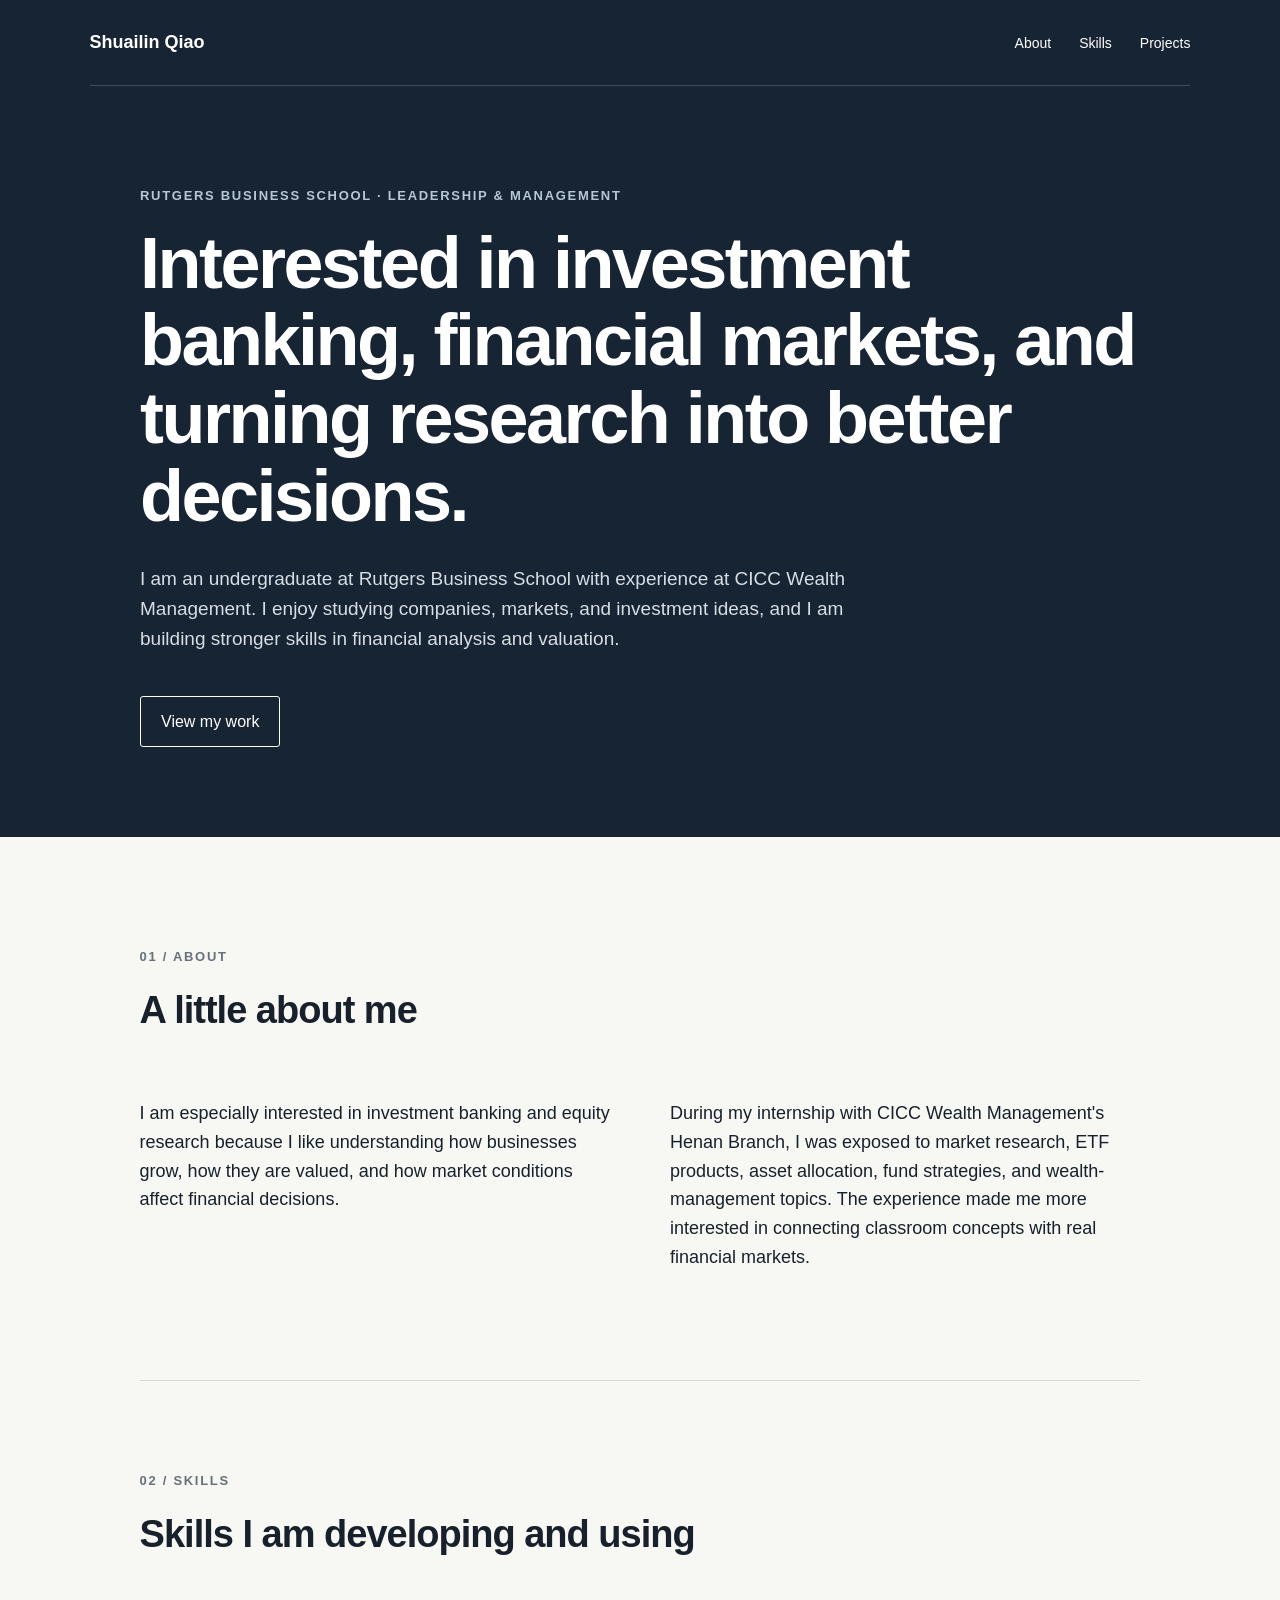
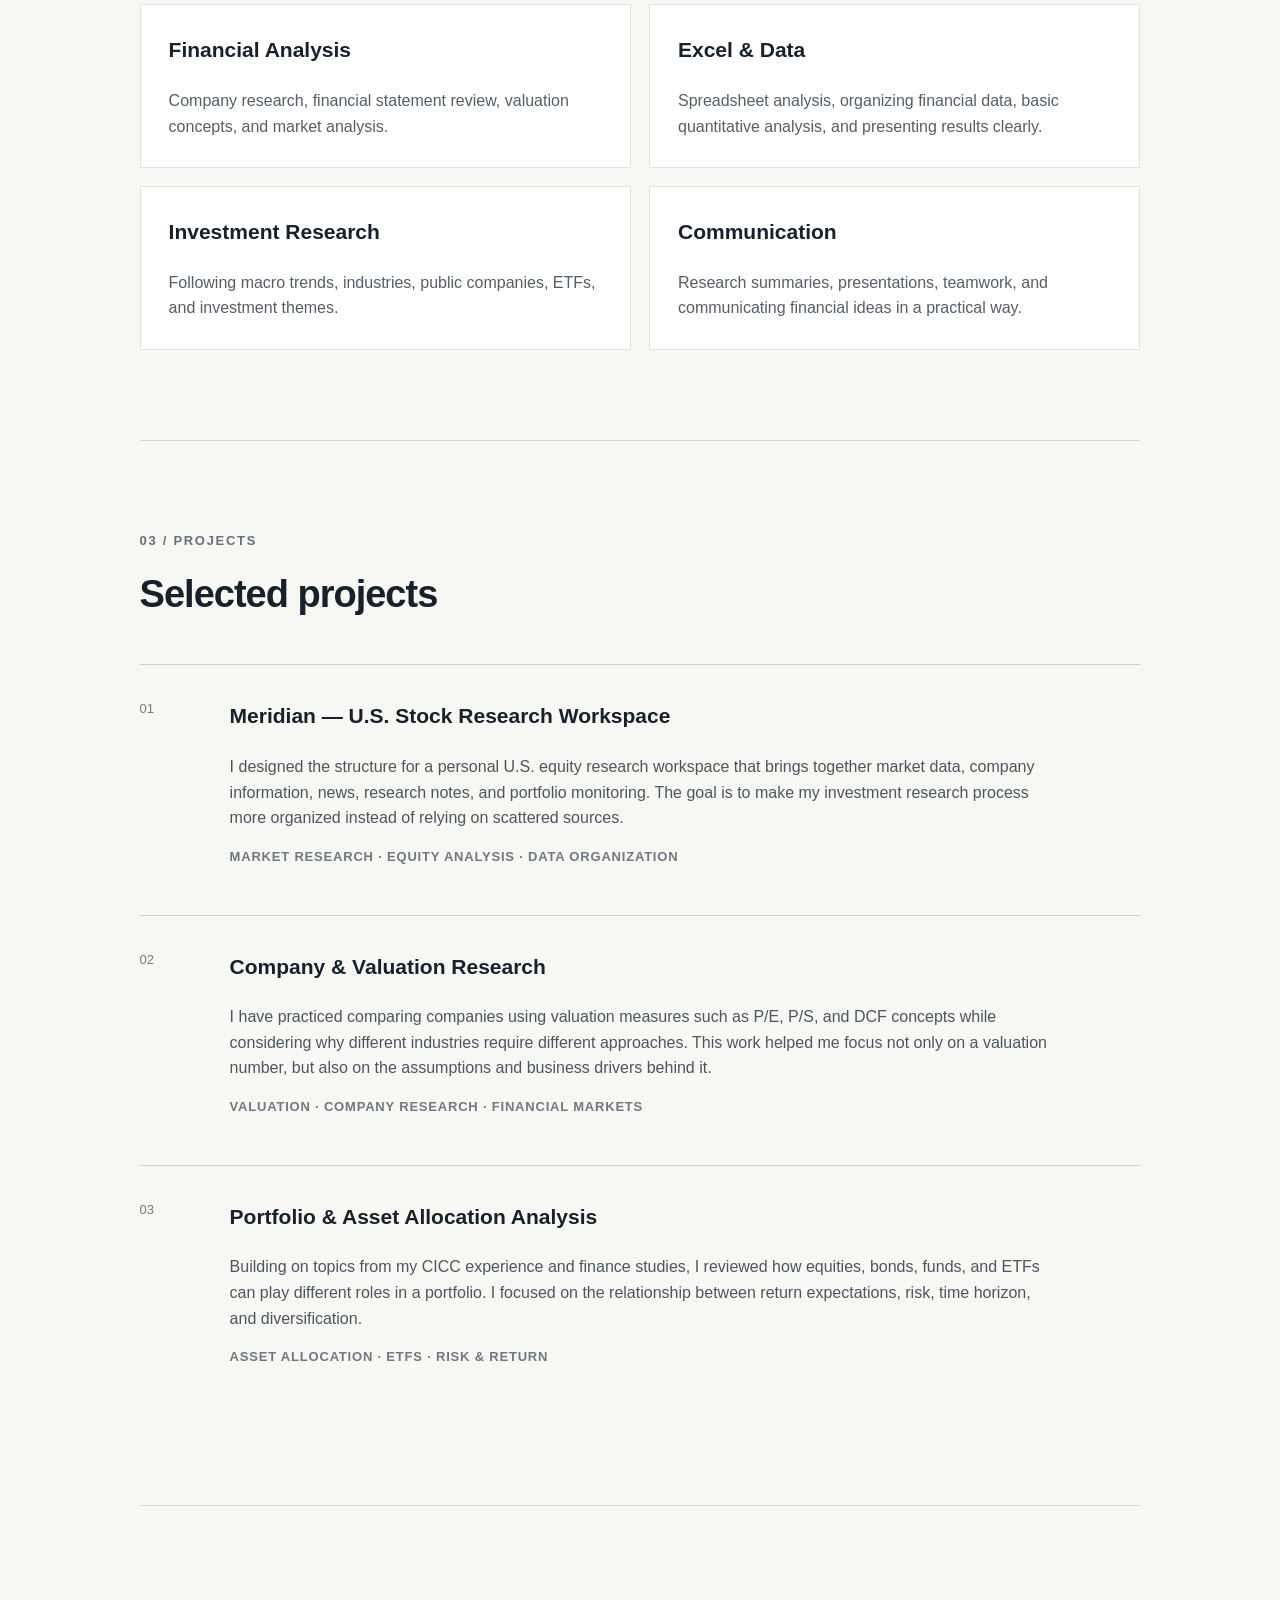
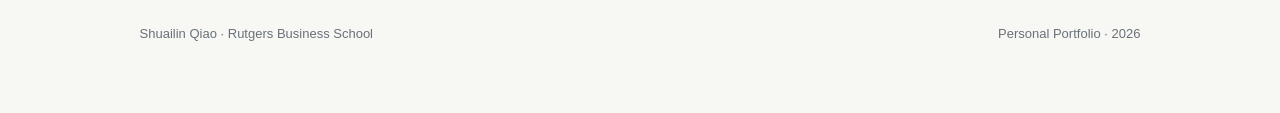
<file: index.html>
<!DOCTYPE html>
<html lang="en">
<head>
  <meta charset="UTF-8">
  <meta name="viewport" content="width=device-width, initial-scale=1.0">
  <title>Shuailin Qiao | Portfolio</title>
  <link rel="stylesheet" href="style.css">
</head>
<body>
  <header class="hero">
    <nav><a class="name" href="#top">Shuailin Qiao</a><div><a href="#about">About</a><a href="#skills">Skills</a><a href="#projects">Projects</a></div></nav>
    <div class="hero-content" id="top">
      <p class="eyebrow">Rutgers Business School · Leadership & Management</p>
      <h1>Interested in investment banking, financial markets, and turning research into better decisions.</h1>
      <p class="intro">I am an undergraduate at Rutgers Business School with experience at CICC Wealth Management. I enjoy studying companies, markets, and investment ideas, and I am building stronger skills in financial analysis and valuation.</p>
      <a class="button" href="#projects">View my work</a>
    </div>
  </header>

  <main>
    <section id="about">
      <p class="section-label">01 / About</p>
      <h2>A little about me</h2>
      <div class="two-col">
        <p>I am especially interested in investment banking and equity research because I like understanding how businesses grow, how they are valued, and how market conditions affect financial decisions.</p>
        <p>During my internship with CICC Wealth Management's Henan Branch, I was exposed to market research, ETF products, asset allocation, fund strategies, and wealth-management topics. The experience made me more interested in connecting classroom concepts with real financial markets.</p>
      </div>
    </section>

    <section id="skills">
      <p class="section-label">02 / Skills</p>
      <h2>Skills I am developing and using</h2>
      <div class="skills-grid">
        <div><h3>Financial Analysis</h3><p>Company research, financial statement review, valuation concepts, and market analysis.</p></div>
        <div><h3>Excel & Data</h3><p>Spreadsheet analysis, organizing financial data, basic quantitative analysis, and presenting results clearly.</p></div>
        <div><h3>Investment Research</h3><p>Following macro trends, industries, public companies, ETFs, and investment themes.</p></div>
        <div><h3>Communication</h3><p>Research summaries, presentations, teamwork, and communicating financial ideas in a practical way.</p></div>
      </div>
    </section>

    <section id="projects">
      <p class="section-label">03 / Projects</p>
      <h2>Selected projects</h2>
      <div class="projects">
        <article>
          <span>01</span>
          <div><h3>Meridian — U.S. Stock Research Workspace</h3><p>I designed the structure for a personal U.S. equity research workspace that brings together market data, company information, news, research notes, and portfolio monitoring. The goal is to make my investment research process more organized instead of relying on scattered sources.</p><p class="tags">Market Research · Equity Analysis · Data Organization</p></div>
        </article>
        <article>
          <span>02</span>
          <div><h3>Company & Valuation Research</h3><p>I have practiced comparing companies using valuation measures such as P/E, P/S, and DCF concepts while considering why different industries require different approaches. This work helped me focus not only on a valuation number, but also on the assumptions and business drivers behind it.</p><p class="tags">Valuation · Company Research · Financial Markets</p></div>
        </article>
        <article>
          <span>03</span>
          <div><h3>Portfolio & Asset Allocation Analysis</h3><p>Building on topics from my CICC experience and finance studies, I reviewed how equities, bonds, funds, and ETFs can play different roles in a portfolio. I focused on the relationship between return expectations, risk, time horizon, and diversification.</p><p class="tags">Asset Allocation · ETFs · Risk & Return</p></div>
        </article>
      </div>
    </section>
  </main>

  <footer><p>Shuailin Qiao · Rutgers Business School</p><p>Personal Portfolio · 2026</p></footer>
</body>
</html>
</file>
<file: style.css>
*{box-sizing:border-box}html{scroll-behavior:smooth}body{margin:0;font-family:Arial,Helvetica,sans-serif;color:#18212b;background:#f7f7f4;line-height:1.6}.hero{background:#172433;color:#fff;padding:0 7vw 90px}nav{max-width:1180px;margin:auto;padding:28px 0;display:flex;justify-content:space-between;align-items:center;border-bottom:1px solid rgba(255,255,255,.18)}nav a{color:#fff;text-decoration:none;margin-left:28px;font-size:14px}.name{font-weight:700;font-size:18px;margin-left:0}.hero-content{max-width:1000px;margin:100px auto 0}.eyebrow,.section-label{font-size:13px;letter-spacing:1.7px;text-transform:uppercase;font-weight:700}.eyebrow{color:#b7c7d8}.hero h1{font-size:clamp(40px,6vw,72px);line-height:1.08;letter-spacing:-2.5px;margin:18px 0 28px;max-width:1050px}.intro{font-size:19px;color:#d7dee5;max-width:760px}.button{display:inline-block;margin-top:22px;padding:12px 20px;border:1px solid #fff;color:#fff;text-decoration:none;border-radius:3px}main{max-width:1180px;margin:auto;padding:20px 7vw 70px}section{padding:90px 0;border-bottom:1px solid #d8d9d4}.section-label{color:#68717a;margin:0 0 12px}h2{font-size:38px;letter-spacing:-1px;margin:0 0 40px}.two-col{display:grid;grid-template-columns:1fr 1fr;gap:60px;font-size:18px}.skills-grid{display:grid;grid-template-columns:1fr 1fr;gap:18px}.skills-grid div{background:#fff;padding:28px;border:1px solid #e2e2de}.skills-grid h3,.projects h3{margin-top:0;font-size:21px}.skills-grid p{margin-bottom:0;color:#555e66}.projects article{display:grid;grid-template-columns:70px 1fr;gap:20px;padding:34px 0;border-top:1px solid #cfd2d2}.projects article>span{font-size:13px;color:#737b82}.projects p{max-width:820px;color:#4d565e}.tags{font-size:13px;text-transform:uppercase;letter-spacing:.8px;font-weight:700;color:#707880!important}footer{max-width:1180px;margin:auto;padding:35px 7vw 55px;display:flex;justify-content:space-between;color:#697179;font-size:13px}@media(max-width:700px){nav div{display:none}.hero{padding-left:6vw;padding-right:6vw}.hero-content{margin-top:65px}.hero h1{letter-spacing:-1.5px}.two-col,.skills-grid{grid-template-columns:1fr;gap:18px}.projects article{grid-template-columns:40px 1fr}main{padding-left:6vw;padding-right:6vw}footer{display:block;padding-left:6vw;padding-right:6vw}}
</file>
